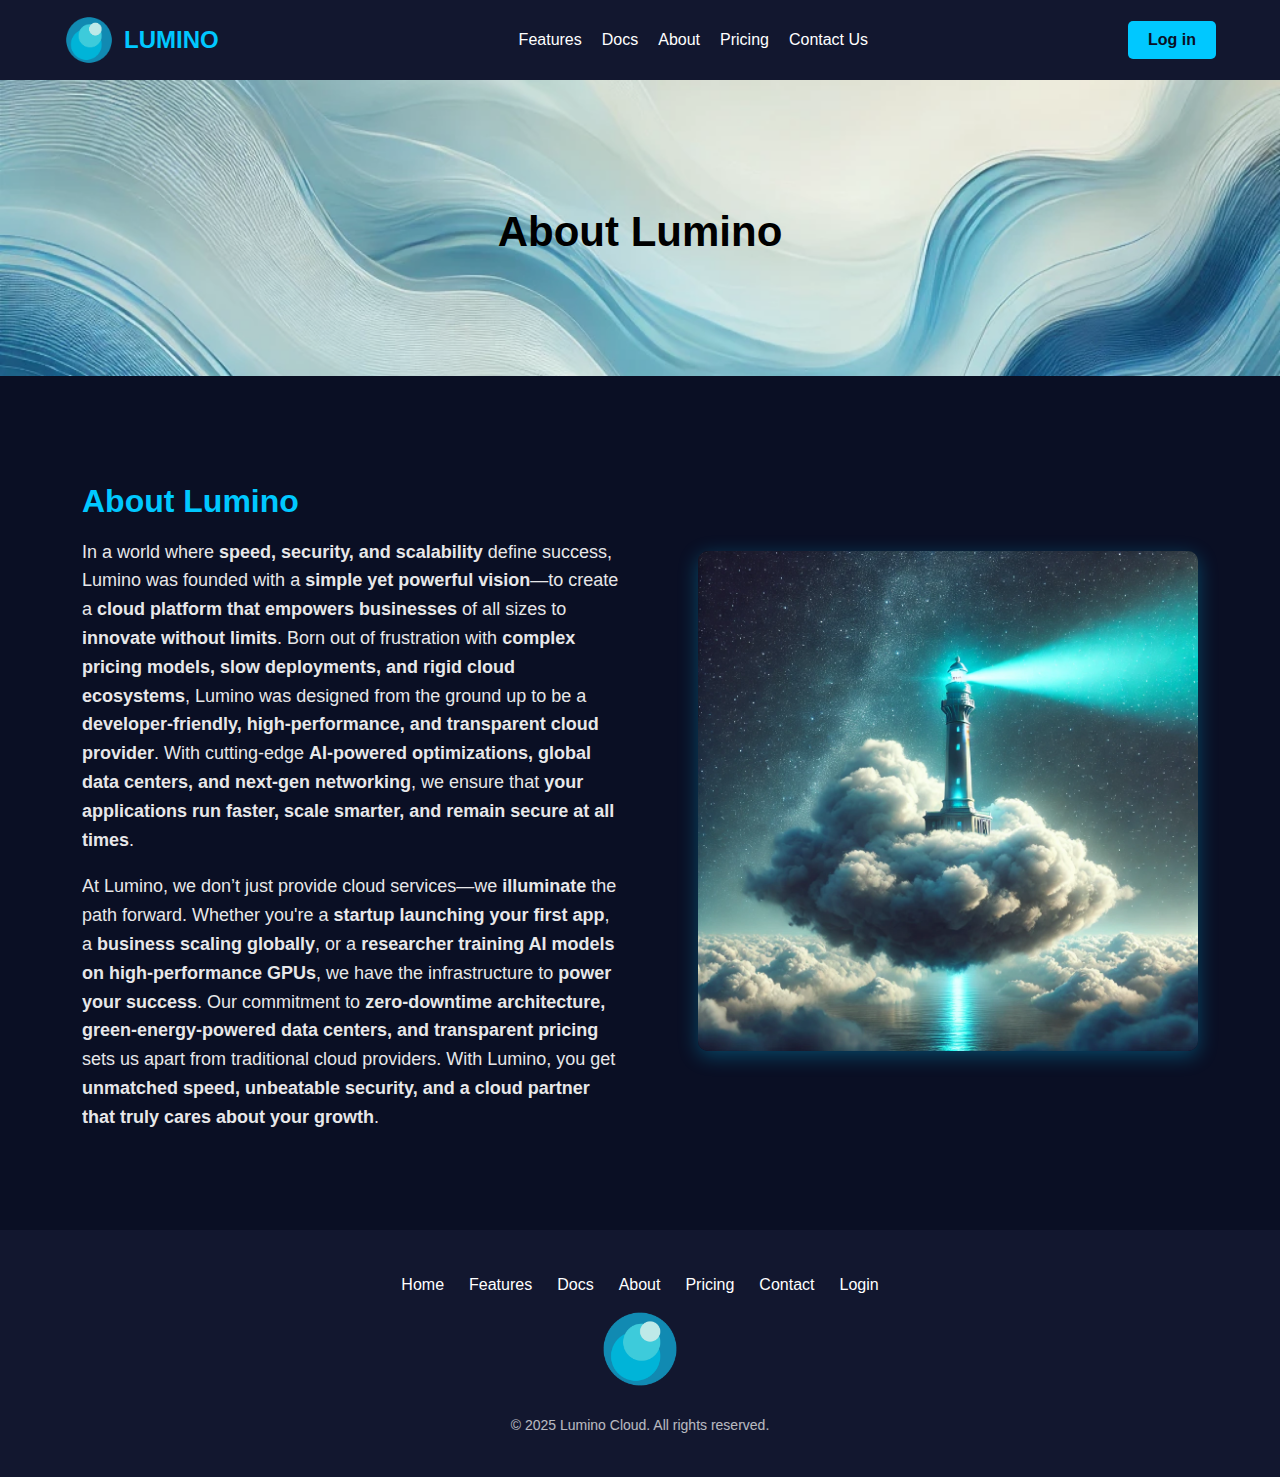
<file: webserver1/src/about.html>
<!DOCTYPE html>
<html lang="en">
<head>
	<meta charset="UTF-8">
        <meta name="viewport" content="width=device-width, initial-scale=1.0">
        <link rel="icon" type="image/png" href="../images/LuminoLogo.png">
        <link rel="stylesheet" href="../styles/main.css">
        <link rel="stylesheet" href="../styles/nav.css">
        <link rel="stylesheet" href="../styles/hero.css">
        <link rel="stylesheet" href="../styles/features.css">
        <link rel="stylesheet" href="../styles/stats.css">
        <link rel="stylesheet" href="../styles/footer.css">
        <link rel="stylesheet" href="../styles/testimonials.css">
        <link rel="stylesheet" href="../styles/about.css">
        <link rel="preconnect" href="https://fonts.googleapis.com">

	<title>About Us</title>
</head>
<body>

    <nav class="navbar">
        <div class="container">
            <a href="/index.html" class="logo">
                <img src="/images/LuminoLogo.png" alt="Lumino Logo">
                LUMINO</a>
            <ul class="nav-links">
                <li><a href="/src/features.html">Features</a></li>
                <li><a href="/src/documents.html">Docs</a></li>
                <li><a href="/src/about.html">About</a></li>
                <li><a href="/src/pricing.html">Pricing</a></li>
                <li><a href="/src/contact.html">Contact Us</a></li>
            </ul>
            <a href="/src/login.html" class="cta-button">Log in</a>
        </div>
    </nav>

	<div class="hero">
		<h1>About Lumino</h1>
	</div>

	<section class="about">
	    <div class="container">
        	<div class="about-content">
    	        <div class="about-text">
        	        <h2>About Lumino</h2>
                	<p>In a world where <strong>speed, security, and scalability</strong> define success, Lumino was founded with a <strong>simple yet powerful vision</strong>—to create a <strong>cloud platform that empowers businesses</strong> of all sizes to <strong>innovate without limits</strong>. Born out of frustration with <strong>complex pricing models, slow deployments, and rigid cloud ecosystems</strong>, Lumino was designed from the ground up to be a <strong>developer-friendly, high-performance, and transparent cloud provider</strong>. With cutting-edge <strong>AI-powered optimizations, global data centers, and next-gen networking</strong>, we ensure that <strong>your applications run faster, scale smarter, and remain secure at all times</strong>.</p>

        	        <p>At Lumino, we don’t just provide cloud services—we <strong>illuminate</strong> the path forward. Whether you're a <strong>startup launching your first app</strong>, a <strong>business scaling globally</strong>, or a <strong>researcher training AI models on high-performance GPUs</strong>, we have the infrastructure to <strong>power your success</strong>. Our commitment to <strong>zero-downtime architecture, green-energy-powered data centers, and transparent pricing</strong> sets us apart from traditional cloud providers. With Lumino, you get <strong>unmatched speed, unbeatable security, and a cloud partner that truly cares about your growth</strong>.</p>
	            </div>
            	<div class="about-image">
                <img src="../images/blue-lighthouse.webp" alt="Lumino Cloud Infrastructure">
            	</div>
        	</div>
    	    </div>
	</section>
	


</body>
<footer class="footer">
    <div class="container footer-container">

        <!-- Horizontal Sitemap -->
        <nav class="footer-sitemap">
            <ul>
                <li><a href="../index.html">Home</a></li>
                <li><a href="features.html">Features</a></li>
                <li><a href="documents.html">Docs</a></li>
                <li><a href="about.html">About</a></li>
                <li><a href="pricing.html">Pricing</a></li>
                <li><a href="contact.html">Contact</a></li>
                <li><a href="login.html">Login</a></li>
            </ul>
        </nav>

        <!-- Centered Logo and Copyright -->
        <div class="footer-bottom">
            <div class="footer-logo">
                <img src="../images/LuminoLogo.png" alt="Lumino Logo" onclick="scrollToTop()">
            </div>
            <p class="footer-copyright">&copy; 2025 Lumino Cloud. All rights reserved.</p>
        </div>

    </div>
</footer>
<script src="../scripts/script.js"></script>
</html>
</file>
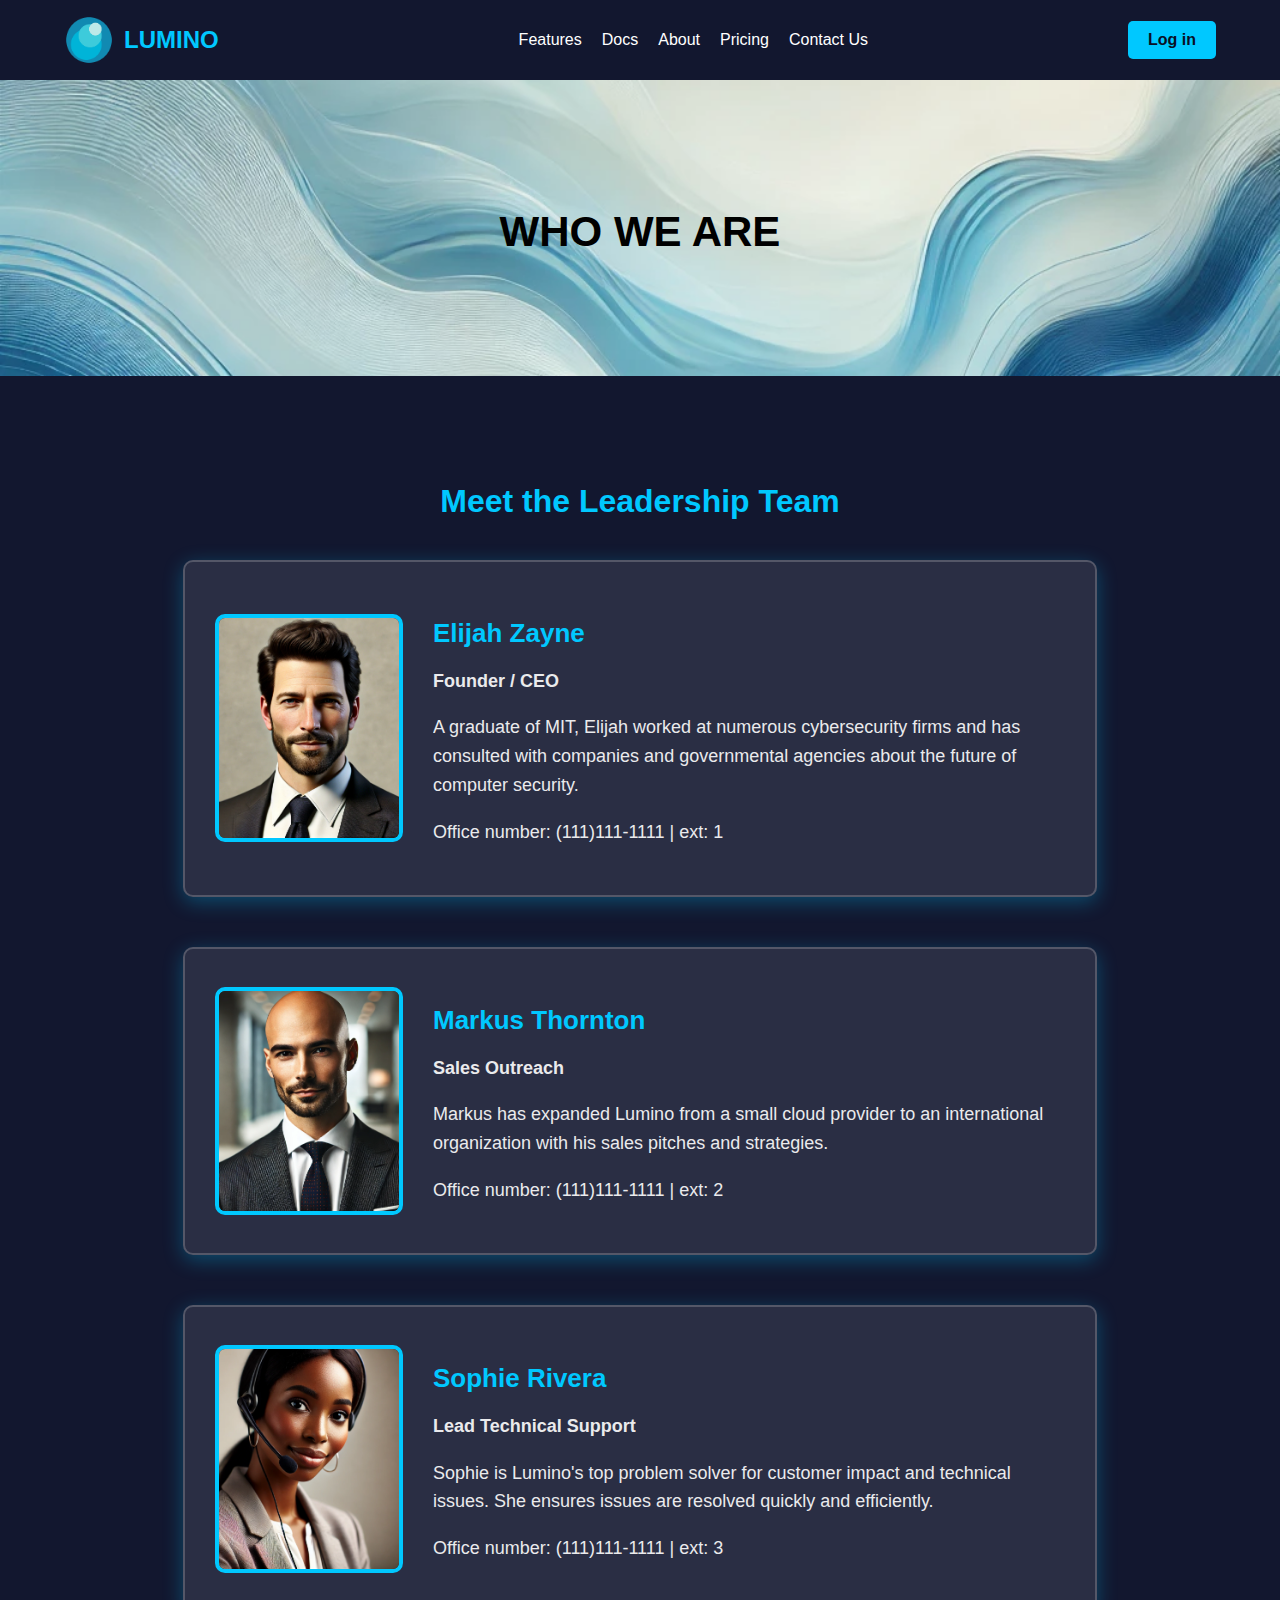
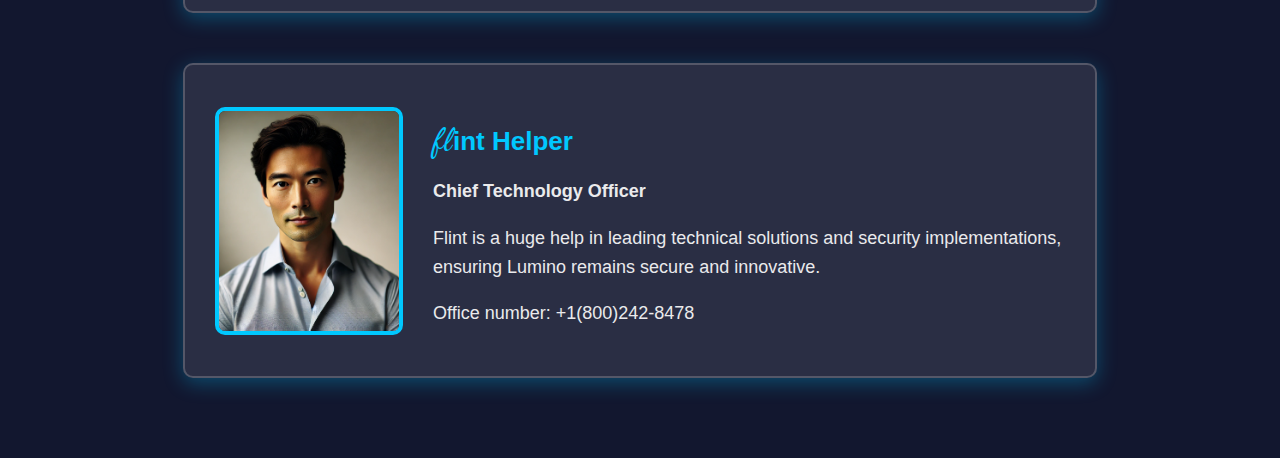
<file: webserver1/src/contact.html>
<!DOCTYPE html>
<html lang="en">
<head>
        <meta charset="UTF-8">
        <meta name="viewport" content="width=device-width, initial-scale=1.0">
        <link rel="icon" type="image/png" href="../images/LuminoLogo.png">
        <link rel="stylesheet" href="../styles/main.css">
        <link rel="stylesheet" href="../styles/nav.css">
        <link rel="stylesheet" href="../styles/hero.css">
        <link rel="stylesheet" href="../styles/features.css">
        <link rel="stylesheet" href="../styles/stats.css">
        <link rel="stylesheet" href="../styles/footer.css">
        <link rel="stylesheet" href="../styles/testimonials.css">
        <link rel="stylesheet" href="../styles/contact.css">

	<link href="https://fonts.googleapis.com/css2?family=Dancing+Script:wght@400;600&display=swap" rel="stylesheet">
        <link rel="preconnect" href="https://fonts.googleapis.com">

	<link rel="preconnect" href="https://fonts.googleapis.com">
	<link rel="preconnect" href="https://fonts.gstatic.com" crossorigin>
	<link href="https://fonts.googleapis.com/css2?family=Montserrat+Alternates:ital,wght@0,100;0,200;0,300;0,400;0,500;0,600;0,700;0,800;0,900;1,100;1,200;1,300;1,400;1,500;1,600;1,700;1,800;1,900&display=swap" rel="stylesheet">

	<title>Lumino</title>
</head>
<body>
    <nav class="navbar">
        <div class="container">
            <a href="/index.html" class="logo">
                <img src="/images/LuminoLogo.png" alt="Lumino Logo">
                LUMINO</a>
            <ul class="nav-links">
                <li><a href="/src/features.html">Features</a></li>
                <li><a href="/src/documents.html">Docs</a></li>
                <li><a href="/src/about.html">About</a></li>
                <li><a href="/src/pricing.html">Pricing</a></li>
                <li><a href="/src/contact.html">Contact Us</a></li>
            </ul>
            <a href="/src/login.html" class="cta-button">Log in</a>
        </div>
    </nav>
	<div class="hero column">
		<h1>WHO WE ARE</h1>	
	</div>	

    <section class="team">
      <div class="container">
          <h2>Meet the Leadership Team</h2>
          <div class="team-list">
              
              <!-- Elijah Zayne -->
              <div class="team-member">
                  <img src="../images/Elijah.webp" alt="Elijah Zayne">
                  <div class="team-info">
                      <h3>Elijah Zayne</h3>
                      <p><strong>Founder / CEO</strong></p>
                      <p>A graduate of MIT, Elijah worked at numerous cybersecurity firms and has consulted with companies and governmental agencies about the future of computer security.</p>
		      <p>Office number: (111)111-1111 | ext: 1</p>
                  </div>
              </div>

              <!-- Markus Thornton -->
              <div class="team-member">
                  <img src="../images/Markus.webp" alt="Markus Thornton">
                  <div class="team-info">
                      <h3>Markus Thornton</h3>
                      <p><strong>Sales Outreach</strong></p>
                      <p>Markus has expanded Lumino from a small cloud provider to an international organization with his sales pitches and strategies.</p>
		      <p>Office number: (111)111-1111 | ext: 2</p>
                  </div>
              </div>

              <!-- Sophie Rivera -->
              <div class="team-member">
                  <img src="../images/Sophie.webp" alt="Sophie Rivera">
                  <div class="team-info">
                      <h3>Sophie Rivera</h3>
                      <p><strong>Lead Technical Support</strong></p>
                      <p>Sophie is Lumino's top problem solver for customer impact and technical issues. She ensures issues are resolved quickly and efficiently.</p>
		      <p>Office number: (111)111-1111 | ext: 3</p>
                  </div>
              </div>
  
             <!-- Flint Helper -->
	     <div class="team-member flint-card" onclick="show()">
    		<img src="../images/Flint.webp" alt="Flint Helper">
    		<div class="team-info">
	       	    <h3><span class="flint-name">fl</span>int Helper</h3>
        	    <p><strong>Chief Technology Officer</strong></p>
        	    <p>Flint is a huge help in leading technical solutions and security implementations, ensuring Lumino remains secure and innovative.</p>
		    <p>Office number: +1(800)242-8478</p>
    		</div>
	     </div>
 
          </div>
      </div>
  </section>

</body>
<script src="../scripts/script.js"></script>
</html>
	
</body>
</html>
</file>
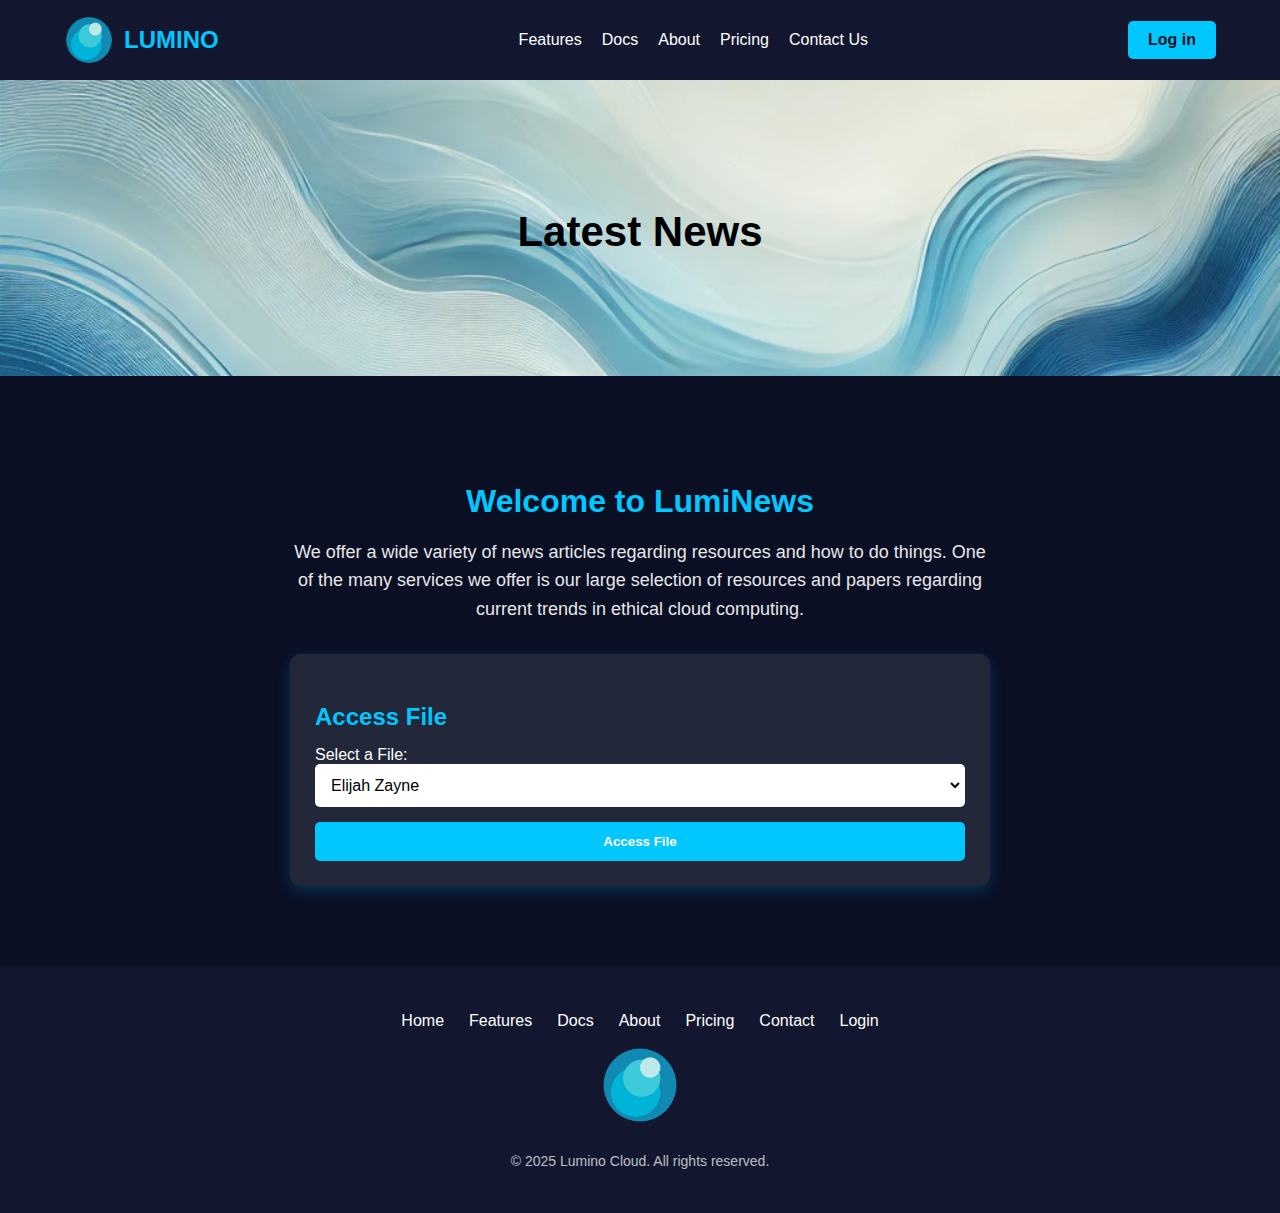
<file: webserver1/src/documents.html>
<!DOCTYPE html>
<html lang="en">
<head>
        <meta charset="UTF-8">
        <meta name="viewport" content="width=device-width, initial-scale=1.0">
        <link rel="icon" type="image/png" href="../images/LuminoLogo.png">
        <link rel="stylesheet" href="../styles/main.css">
        <link rel="stylesheet" href="../styles/nav.css">
        <link rel="stylesheet" href="../styles/hero.css">
        <link rel="stylesheet" href="../styles/features.css">
        <link rel="stylesheet" href="../styles/stats.css">
        <link rel="stylesheet" href="../styles/footer.css">
        <link rel="stylesheet" href="../styles/testimonials.css">
        <link rel="stylesheet" href="../styles/access.css">
        <link rel="preconnect" href="https://fonts.googleapis.com">

        <link rel="preconnect" href="https://fonts.googleapis.com">
        <link rel="preconnect" href="https://fonts.gstatic.com" crossorigin>
        <link href="https://fonts.googleapis.com/css2?family=Montserrat+Alternates:ital,wght@0,100;0,200;0,300;0,400;0,500;0,600;0,700;0,800;0,900;1,100;1,200;1,300;1,400;1,500;1,600;1,700;1,800;1,900&display=swap" rel="stylesheet">

        <title>Lumino Documents</title>
</head>
<body>
    <!-- 🌐 Navigation -->
    <nav class="navbar">
        <div class="container">
            <a href="/index.html" class="logo">
                <img src="/images/LuminoLogo.png" alt="Lumino Logo">
                LUMINO</a>
            <ul class="nav-links">
                <li><a href="/src/features.html">Features</a></li>
                <li><a href="/src/documents.html">Docs</a></li>
                <li><a href="/src/about.html">About</a></li>
                <li><a href="/src/pricing.html">Pricing</a></li>
                <li><a href="/src/contact.html">Contact Us</a></li>
            </ul>
            <a href="/src/login.html" class="cta-button">Log in</a>
        </div>
    </nav>
        <div class="hero">
		<h1>Latest News</h1>
        </div>
<section class="access-files">
    <div class="container">
        <div class="content">
            <h2>Welcome to LumiNews</h2>
            <p>
                We offer a wide variety of news articles regarding resources and how to do things.
                One of the many services we offer is our large selection of resources and papers regarding current trends in ethical cloud computing.
            </p>

            <div class="file-access-card">
                <h3>Access File</h3>
                <form method="GET" action="../scripts/file_access.php">
                    <label for="filename">Select a File:</label>
                    <select name="filename" id="filename" class="styled-select">
                        <option value="Elijah.txt">Elijah Zayne</option>
                        <option value="ElijahKeynotes.txt">Ethical Tech is the Future</option>
                        <option value="ElijahTestifies.txt">The Future of Ethical Cloud Computing</option>
                        <option value="LuminoBreakthrough.txt">Lumino's Breakthrough for Financial Institutions</option>
                        <option value="LuminoLaunchesPublicEducation.txt">Lumino Launches 'Take Control of Your Data'</option>
                        <option value="Markus.txt">Markus Thornton</option>
                        <option value="LuminoLeads.txt">Lumino Leads the Way in Healthcare Data Protection</option>
                        <option value="LuminoMostTrusted.txt">Lumino Named Most Trusted Cloud Provider</option>
                        <option value="LuminoNewEncryption.txt">Lumino Announces New Government Encryption Suite</option>
                        <option value="LuminoPartnersGlobal.txt">Lumino Partners with American Law Firms</option>
                        <option value="LuminoRisesInUS.txt">Lumino Rises in U.S. Legal Market</option>
                        <option value="Sophie.txt">Sophie Rivera</option>
                    </select>

                    <input type="submit" name="User" value="Access File" class="submit-button">
                </form>
            </div>
        </div>
    </div>
</section>
</body>
<footer class="footer">
    <div class="container footer-container">

        <!-- Horizontal Sitemap -->
        <nav class="footer-sitemap">
            <ul>
                <li><a href="../index.html">Home</a></li>
                <li><a href="features.html">Features</a></li>
                <li><a href="documents.html">Docs</a></li>
                <li><a href="about.html">About</a></li>
                <li><a href="pricing.html">Pricing</a></li>
                <li><a href="contact.html">Contact</a></li>
                <li><a href="login.html">Login</a></li>
            </ul>
        </nav>

        <!-- Centered Logo and Copyright -->
        <div class="footer-bottom">
            <div class="footer-logo">
                <img src="../images/LuminoLogo.png" alt="Lumino Logo" onclick="scrollToTop()">
            </div>
            <p class="footer-copyright">&copy; 2025 Lumino Cloud. All rights reserved.</p>
        </div>

    </div>
</footer>



<script>
    function updateFilename(fileName) {
        document.getElementById('filename').value = fileName;
    }
</script>

</html>
</file>
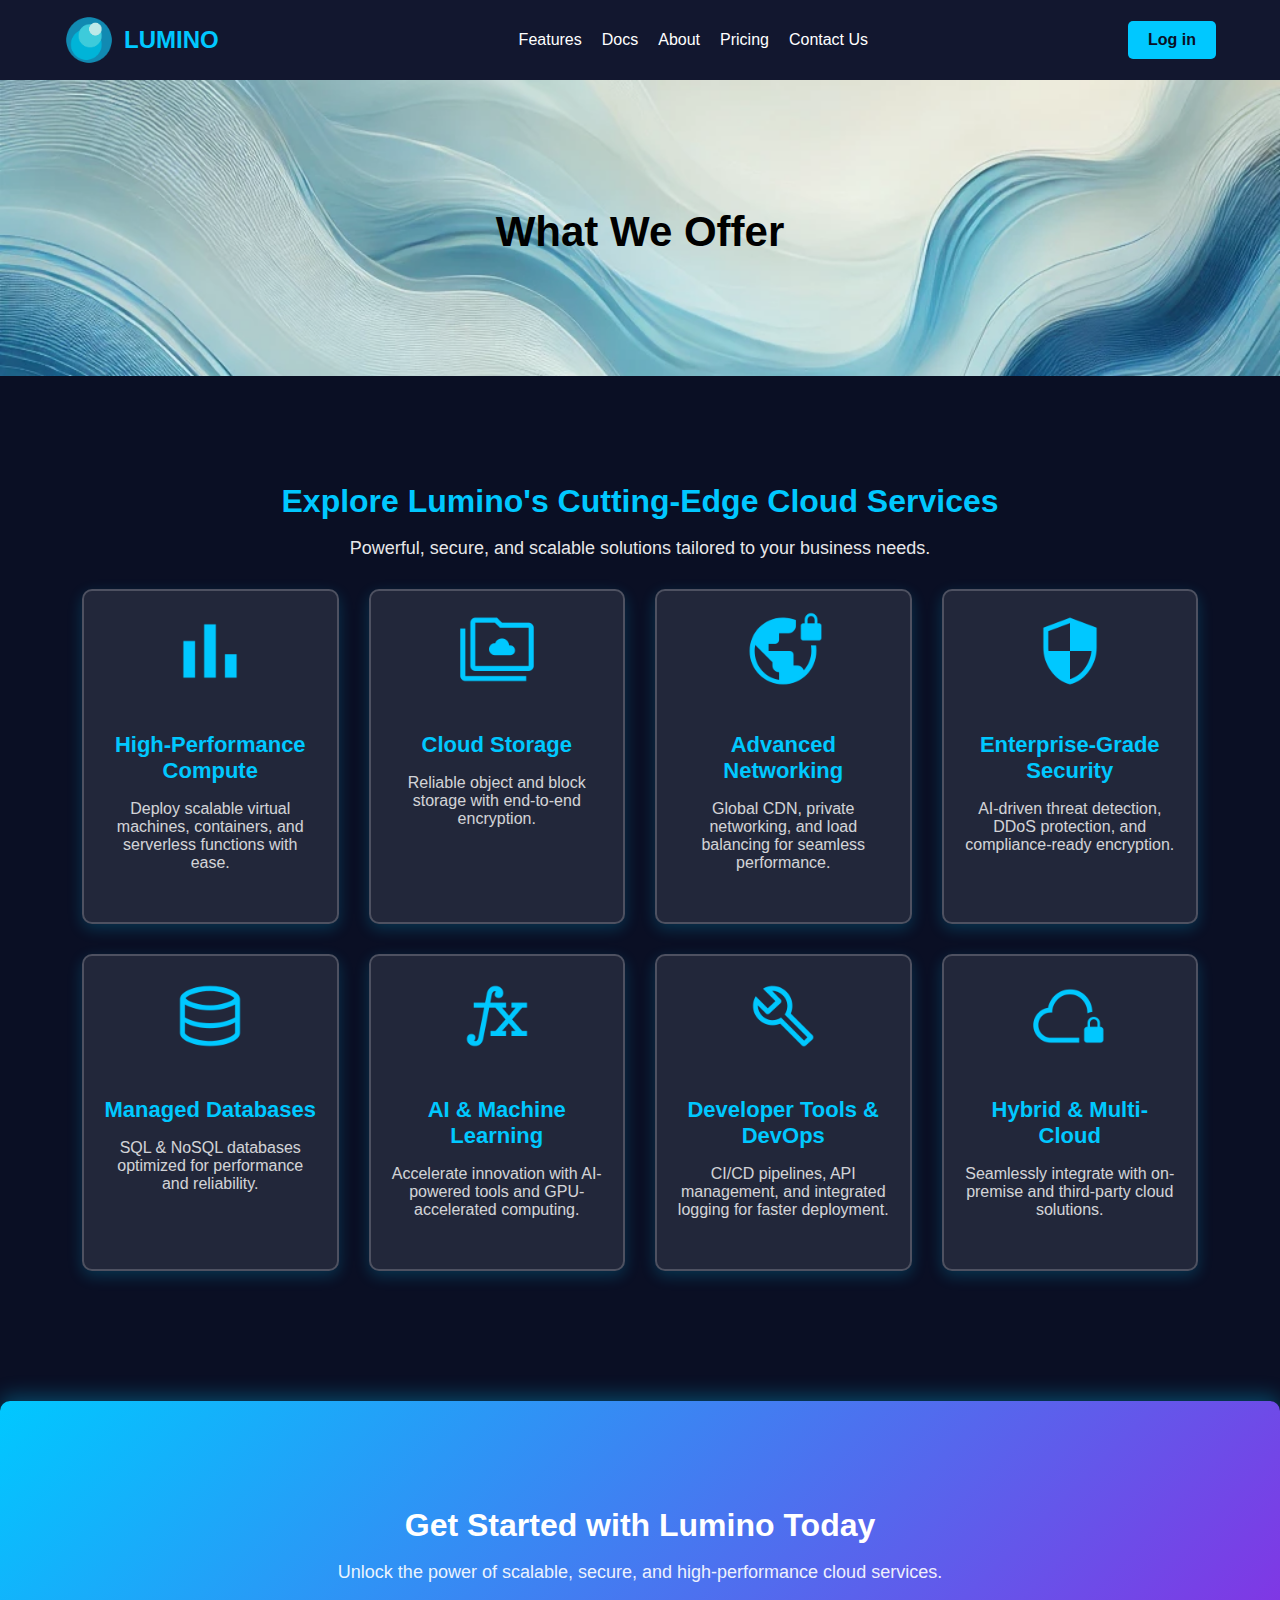
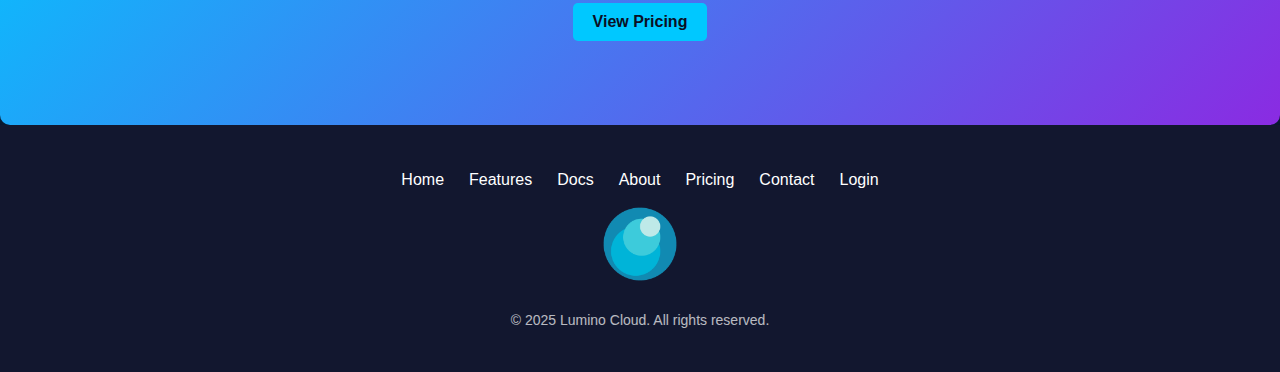
<file: webserver1/src/features.html>
<!DOCTYPE html>
<html lang="en">
<head>
        <meta charset="UTF-8">
        <meta name="viewport" content="width=device-width, initial-scale=1.0">
        <link rel="icon" type="image/png" href="../images/LuminoLogo.png">
        <link rel="stylesheet" href="../styles/main.css">
        <link rel="stylesheet" href="../styles/nav.css">
        <link rel="stylesheet" href="../styles/hero.css">
        <link rel="stylesheet" href="../styles/features2.css">
        <link rel="stylesheet" href="../styles/footer.css">
        <link rel="preconnect" href="https://fonts.googleapis.com">

        <link rel="preconnect" href="https://fonts.googleapis.com">
        <link rel="preconnect" href="https://fonts.gstatic.com" crossorigin>
	<link rel="stylesheet" href="https://fonts.googleapis.com/icon?family=Material+Icons">
	<link rel="stylesheet" href="https://fonts.googleapis.com/css2?family=Material+Symbols+Outlined:opsz,wght,FILL,GRAD@20..48,100..700,0..1,-50..200&icon_names=bar_chart" />


        <title>Lumino Features</title>
</head>
<body>
    <!-- 🌐 Navigation -->
    <nav class="navbar">
        <div class="container">
            <a href="/index.html" class="logo">
                <img src="/images/LuminoLogo.png" alt="Lumino Logo">
                LUMINO</a>
            <ul class="nav-links">
                <li><a href="/src/features.html">Features</a></li>
                <li><a href="/src/documents.html">Docs</a></li>
                <li><a href="/src/about.html">About</a></li>
                <li><a href="/src/pricing.html">Pricing</a></li>
                <li><a href="/src/contact.html">Contact Us</a></li>
            </ul>
            <a href="/src/login.html" class="cta-button">Log in</a>
        </div>
    </nav>
        <div class="hero column">
	    <h1>What We Offer</h1>
        </div>

<section class="features">
        <div class="container">
            <h2>Explore Lumino's Cutting-Edge Cloud Services</h2>
            <p>Powerful, secure, and scalable solutions tailored to your business needs.</p>
            
            <div class="features-grid">

                <!-- Feature 1 -->
                <div class="feature-card">
		    <img class="feat-icons" src="../images/bar-chart.png">
                    <h3>High-Performance Compute</h3>
                    <p>Deploy scalable virtual machines, containers, and serverless functions with ease.</p>
                </div>

                <!-- Feature 2 -->
                <div class="feature-card">
		    <img class="feat-icons" src="../images/smb_share.png">
                    <h3>Cloud Storage</h3>
                    <p>Reliable object and block storage with end-to-end encryption.</p>
                </div>

                <!-- Feature 3 -->
                <div class="feature-card">
		    <img class="feat-icons" src="../images/vpn_lock.png">
                    <h3>Advanced Networking</h3>
                    <p>Global CDN, private networking, and load balancing for seamless performance.</p>
                </div>

                <!-- Feature 4 -->
                <div class="feature-card">
		    <img class="feat-icons" src="../images/security.png">
                    <h3>Enterprise-Grade Security</h3>
                    <p>AI-driven threat detection, DDoS protection, and compliance-ready encryption.</p>
                </div>

                <!-- Feature 5 -->
                <div class="feature-card">
		    <img class="feat-icons" src="../images/database.png">
                    <h3>Managed Databases</h3>
                    <p>SQL & NoSQL databases optimized for performance and reliability.</p>
                </div>

                <!-- Feature 6 -->
                <div class="feature-card">
		    <img class="feat-icons" src="../images/function.png">
                    <h3>AI & Machine Learning</h3>
                    <p>Accelerate innovation with AI-powered tools and GPU-accelerated computing.</p>
                </div>

                <!-- Feature 7 -->
                <div class="feature-card">
		    <img class="feat-icons" src="../images/build.png">
                    <h3>Developer Tools & DevOps</h3>
                    <p>CI/CD pipelines, API management, and integrated logging for faster deployment.</p>
                </div>

                <!-- Feature 8 -->
                <div class="feature-card">
		    <img class="feat-icons" src="../images/cloud_lock.png">
                    <h3>Hybrid & Multi-Cloud</h3>
                    <p>Seamlessly integrate with on-premise and third-party cloud solutions.</p>
                </div>

            </div>
        </div>
    </section>

    <!-- Call-to-Action -->
    <section class="cta-final">
        <div class="container">
            <h2>Get Started with Lumino Today</h2>
            <p>Unlock the power of scalable, secure, and high-performance cloud services.</p>
            <a href="pricing.html" class="cta-button">View Pricing</a>
        </div>
    </section>
</body>
<footer class="footer">
    <div class="container footer-container">

        <!-- Horizontal Sitemap -->
        <nav class="footer-sitemap">
            <ul>
                <li><a href="../index.html">Home</a></li>
                <li><a href="features.html">Features</a></li>
                <li><a href="documents.html">Docs</a></li>
                <li><a href="about.html">About</a></li>
                <li><a href="pricing.html">Pricing</a></li>
                <li><a href="contact.html">Contact</a></li>
                <li><a href="login.html">Login</a></li>
            </ul>
        </nav>

        <!-- Centered Logo and Copyright -->
        <div class="footer-bottom">
            <div class="footer-logo">
                <img src="../images/LuminoLogo.png" alt="Lumino Logo" onclick="scrollToTop()">
            </div>
            <p class="footer-copyright">&copy; 2025 Lumino Cloud. All rights reserved.</p>
        </div>

    </div>
</footer>
<script src="../scripts/script.js"></script>
</html>
</file>
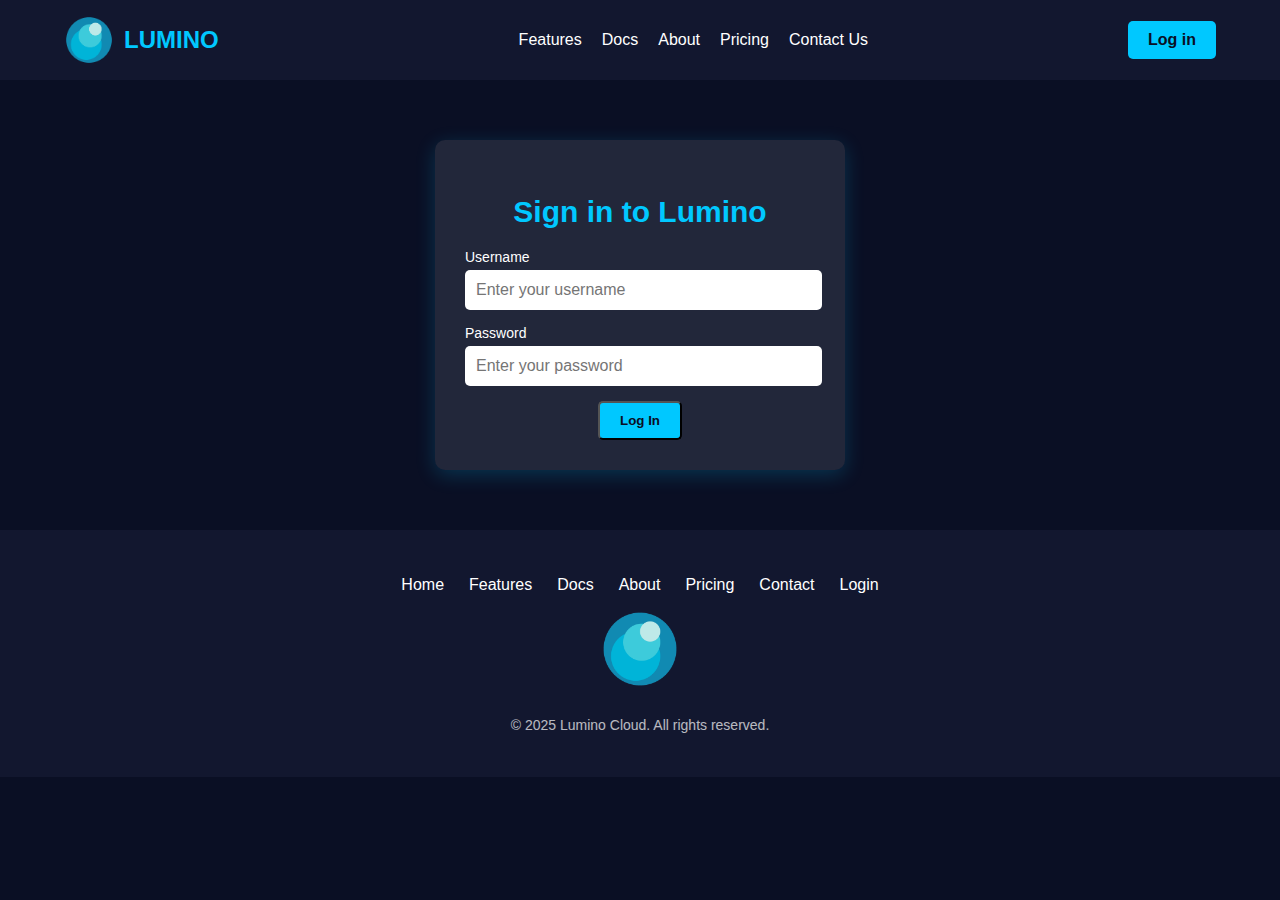
<file: webserver1/src/login.html>
<!DOCTYPE html>
<html lang="en">
<head>
    <meta charset="UTF-8">
    <meta name="viewport" content="width=device-width, initial-scale=1.0">
    <title>Login - Lumino</title>
    <link rel="stylesheet" href="../styles/main.css">
    <link rel="stylesheet" href="../styles/login.css">
    <link rel="stylesheet" href="../styles/nav.css">
    <link rel="stylesheet" href="../styles/hero.css">
    <link rel="stylesheet" href="../styles/features.css">
    <link rel="stylesheet" href="../styles/stats.css">
    <link rel="stylesheet" href="../styles/testimonials.css">
    <link rel="stylesheet" href="../styles/footer.css"> 
</head>
<body>

    <!-- Navigation Bar -->
<nav class="navbar">
        <div class="container">
            <a href="/index.html" class="logo">
                <img src="/images/LuminoLogo.png" alt="Lumino Logo">
                LUMINO</a>
            <ul class="nav-links">
                <li><a href="/src/features.html">Features</a></li>
                <li><a href="/src/documents.html">Docs</a></li>
                <li><a href="/src/about.html">About</a></li>
                <li><a href="/src/pricing.html">Pricing</a></li>
                <li><a href="/src/contact.html">Contact Us</a></li>
            </ul>
            <a href="/src/login.html" class="cta-button">Log in</a>
        </div>
    </nav>

    <!-- Login Form -->
<section class="login-section">
    <div class="login-box">
        <h2>Sign in to Lumino</h2>
        <form id="login-form">
            <div class="input-group">
                <label for="username">Username</label>
                <input type="text" id="username" placeholder="Enter your username">
            </div>
            <div class="input-group">
                <label for="password">Password</label>
                <input type="password" id="password" placeholder="Enter your password">
            </div>
            <p id="error-message" class="error-message hidden">Invalid username or password.</p>
            <button type="submit" class="cta-button">Log In</button>
        </form>
    </div>
</section>

<!-- Footer -->
<footer class="footer">
    <div class="container footer-container">

        <!-- Horizontal Sitemap -->
        <nav class="footer-sitemap">
            <ul>
                <li><a href="../index.html">Home</a></li>
                <li><a href="features.html">Features</a></li>
                <li><a href="documents.html">Docs</a></li>
                <li><a href="about.html">About</a></li>
                <li><a href="pricing.html">Pricing</a></li>
                <li><a href="contact.html">Contact</a></li>
                <li><a href="login.html">Login</a></li>
            </ul>
        </nav>

        <!-- Centered Logo and Copyright -->
        <div class="footer-bottom">
            <div class="footer-logo">
                <img src="../images/LuminoLogo.png" alt="Lumino Logo" onclick="scrollToTop()">
            </div>
            <p class="footer-copyright">&copy; 2025 Lumino Cloud. All rights reserved.</p>
        </div>

    </div>
</footer>
<script src="../scripts/script.js"></script>

<!-- Clue for users so they don't get too lost -->
<script>
let failedAttempts = 0; // Counter for login attempts

document.getElementById("login-form").addEventListener("submit", function(event) {
    event.preventDefault(); // Prevents real form submission

    const loginButton = document.querySelector(".cta-button");
    const errorMessage = document.getElementById("error-message");

    // Simulate loading effect
    loginButton.textContent = "Logging in...";
    loginButton.disabled = true;

    setTimeout(() => {
        errorMessage.classList.remove("hidden"); // Always show error message
        loginButton.textContent = "Log In";
        loginButton.disabled = false;

        failedAttempts++; // Increase failed attempt count

        if (failedAttempts === 5) {
            alert("Clue: The exploit is not here. Look elsewhere ...");
            failedAttempts = 0; // Reset counter after alert
        }
    }, 2000);
});

</script>
</body>
</html>
</file>
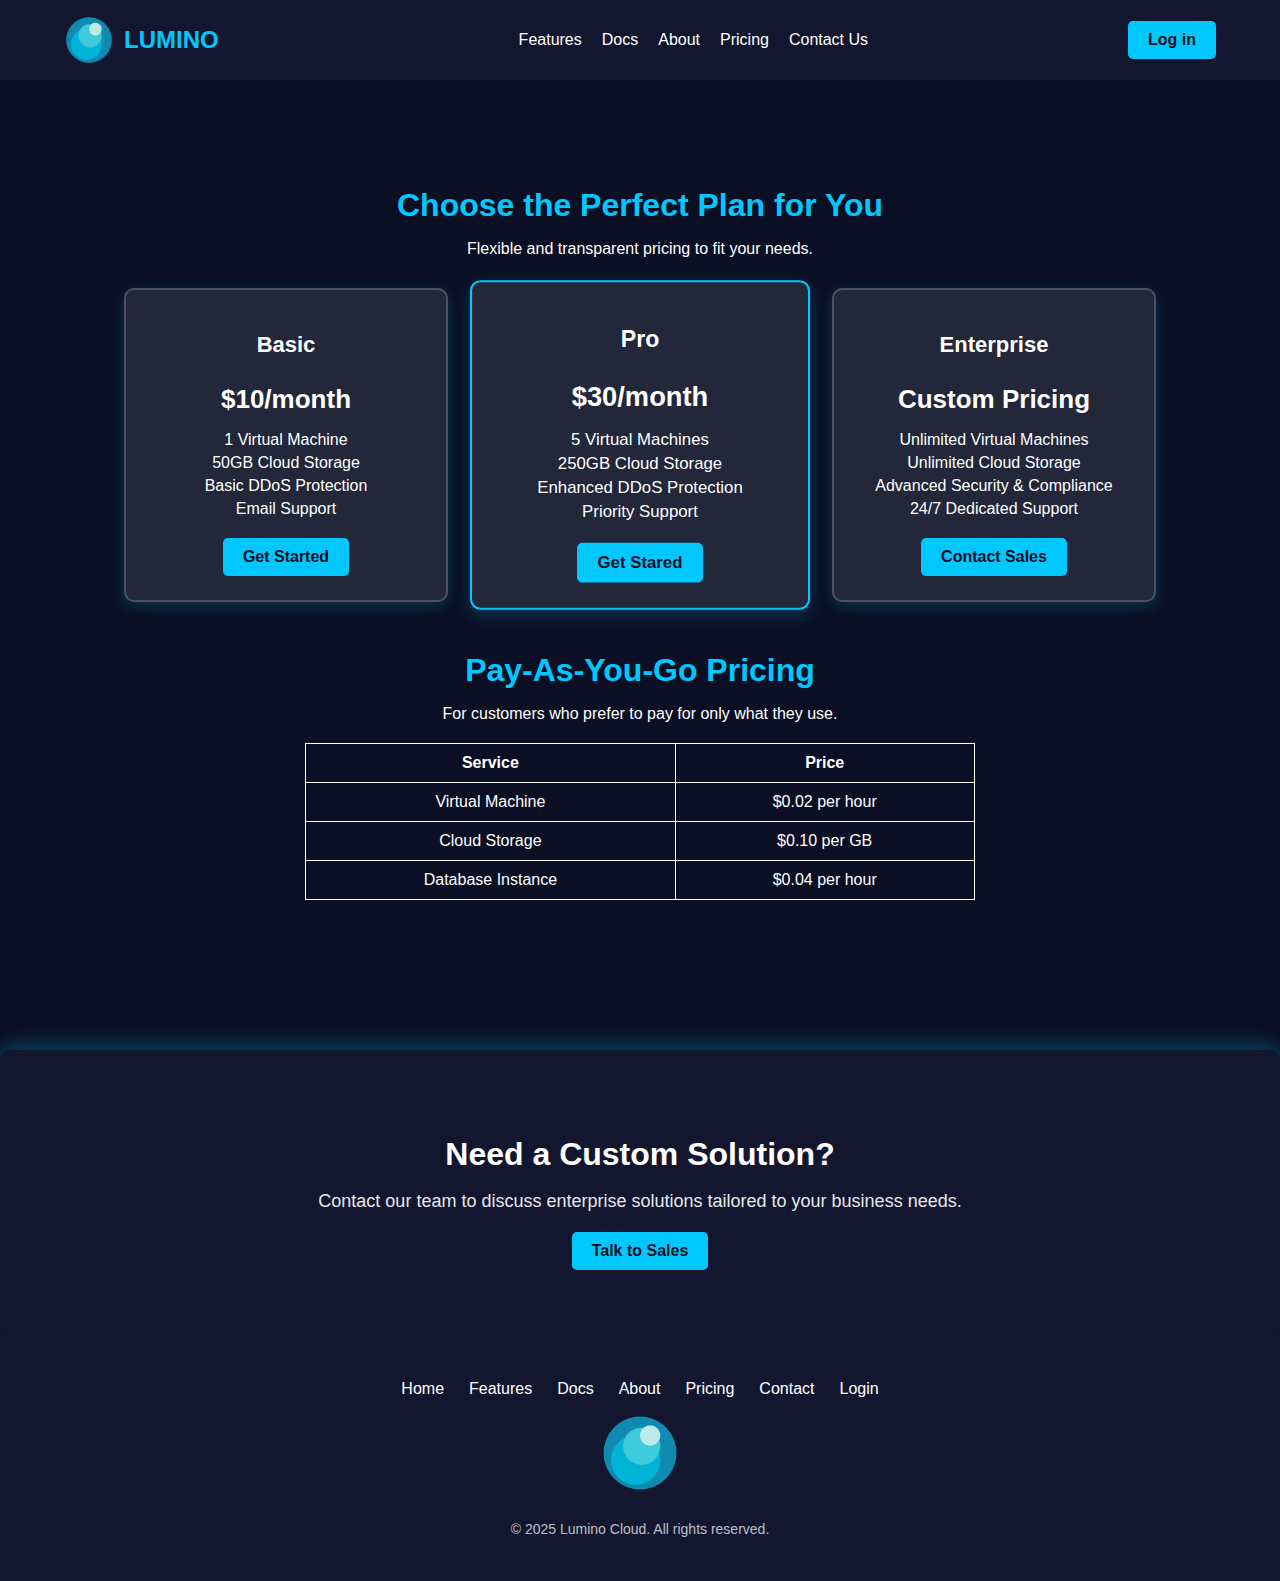
<file: webserver1/src/pricing.html>
<!DOCTYPE html>
<html lang="en">
<head>
        <meta charset="UTF-8">
        <meta name="viewport" content="width=device-width, initial-scale=1.0">
        <link rel="icon" type="image/png" href="../images/LuminoLogo.png">
        <link rel="stylesheet" href="../styles/main.css">
        <link rel="stylesheet" href="../styles/nav.css">
        <link rel="stylesheet" href="../styles/hero.css">
        <link rel="stylesheet" href="../styles/features.css">
        <link rel="stylesheet" href="../styles/stats.css">
        <link rel="stylesheet" href="../styles/footer.css">
        <link rel="stylesheet" href="../styles/testimonials.css">
        <link rel="stylesheet" href="../styles/contact.css">
        <link rel="stylesheet" href="../styles/pricing.css">

        <link href="https://fonts.googleapis.com/css2?family=Dancing+Script:wght@400;600&display=swap" rel="stylesheet">
        <link rel="preconnect" href="https://fonts.googleapis.com">

        <link rel="preconnect" href="https://fonts.googleapis.com">
        <link rel="preconnect" href="https://fonts.gstatic.com" crossorigin>

        <title>Lumino Pricing</title>
</head>
<body>
    <nav class="navbar">
        <div class="container">
            <a href="/index.html" class="logo">
                <img src="/images/LuminoLogo.png" alt="Lumino Logo">
                LUMINO</a>
            <ul class="nav-links">
                <li><a href="/src/features.html">Features</a></li>
                <li><a href="/src/documents.html">Docs</a></li>
                <li><a href="/src/about.html">About</a></li>
                <li><a href="/src/pricing.html">Pricing</a></li>
                <li><a href="/src/contact.html">Contact Us</a></li>
            </ul>
            <a href="/src/login.html" class="cta-button">Log in</a>
        </div>
    </nav>
    <section class="pricing">
        <div class="container">
            <h2>Choose the Perfect Plan for You</h2>
            <p>Flexible and transparent pricing to fit your needs.</p>
            
            <div class="pricing-grid">

                <!-- Basic Plan -->
                <div class="pricing-card">
                    <h3>Basic</h3>
                    <p class="price">$10/month</p>
                    <ul>
                        <li>1 Virtual Machine</li>
                        <li>50GB Cloud Storage</li>
                        <li>Basic DDoS Protection</li>
                        <li>Email Support</li>
                    </ul>
                    <a href="contact.html" class="cta-button">Get Started</a>
                </div>

                <!-- Pro Plan -->
                <div class="pricing-card popular">
                    <h3>Pro</h3>
                    <p class="price">$30/month</p>
                    <ul>
                        <li>5 Virtual Machines</li>
                        <li>250GB Cloud Storage</li>
                        <li>Enhanced DDoS Protection</li>
                        <li>Priority Support</li>
                    </ul>
                    <a href="contact.html" class="cta-button">Get Stared</a>
                </div>

                <!-- Enterprise Plan -->
                <div class="pricing-card">
                    <h3>Enterprise</h3>
                    <p class="price">Custom Pricing</p>
                    <ul>
                        <li>Unlimited Virtual Machines</li>
                        <li>Unlimited Cloud Storage</li>
                        <li>Advanced Security & Compliance</li>
                        <li>24/7 Dedicated Support</li>
                    </ul>
                    <a href="contact.html" class="cta-button">Contact Sales</a>
                </div>

            </div>

            <!-- Pay-As-You-Go Pricing -->
            <div class="usage-pricing">
                <h2>Pay-As-You-Go Pricing</h2>
                <p>For customers who prefer to pay for only what they use.</p>
                <table class="pricing-table">
                    <tr>
                        <th>Service</th>
                        <th>Price</th>
                    </tr>
                    <tr>
                        <td>Virtual Machine</td>
                        <td>$0.02 per hour</td>
                    </tr>
                    <tr>
                        <td>Cloud Storage</td>
                        <td>$0.10 per GB</td>
                    </tr>
                    <tr>
                        <td>Database Instance</td>
                        <td>$0.04 per hour</td>
                    </tr>
                </table>
            </div>

        </div>
    </section>

    <!-- Call-to-Action -->
    <section class="cta-final">
        <div class="container">
            <h2>Need a Custom Solution?</h2>
            <p>Contact our team to discuss enterprise solutions tailored to your business needs.</p>
            <a href="contact.html" class="cta-button">Talk to Sales</a>
        </div>
    </section>
</body>
<footer class="footer">
    <div class="container footer-container">

        <!-- Horizontal Sitemap -->
        <nav class="footer-sitemap">
            <ul>
                <li><a href="../index.html">Home</a></li>
                <li><a href="features.html">Features</a></li>
                <li><a href="documents.html">Docs</a></li>
                <li><a href="about.html">About</a></li>
                <li><a href="pricing.html">Pricing</a></li>
                <li><a href="contact.html">Contact</a></li>
                <li><a href="login.html">Login</a></li>
            </ul>
        </nav>

        <!-- Centered Logo and Copyright -->
        <div class="footer-bottom">
            <div class="footer-logo">
                <img src="../images/LuminoLogo.png" alt="Lumino Logo" onclick="scrollToTop()">
            </div>
            <p class="footer-copyright">&copy; 2025 Lumino Cloud. All rights reserved.</p>
        </div>

    </div>
</footer>
<script src="../scripts/script.js"></script>
</html>
</file>
<file: webserver1/styles/main.css>
:root {
    --primary-color: #00c8ff;
    --accent-color: #8a2be2;
    --text-color: #ffffff;
    --background-color: #0a0f24;
    --light-bg: #12172f;
}

body {
    font-family: 'Inter', sans-serif;
    margin: 0;
    padding: 0;
    background-color: var(--background-color);
    color: var(--text-color);
}

.container {
    width: 90%;
    max-width: 1200px;
    margin: 0 auto;
}

.cta-button {
    padding: 12px 24px;
    background: var(--primary-color);
    color: var(--background-color);
    text-decoration: none;
    border-radius: 5px;
    font-weight: 600;
    transition: background 0.4s ease-in-out, box-shadow 0.3s ease-in-out;
    position: relative;
    overflow: hidden;
}

.cta-button:hover {
    background: var(--accent-color);
    color: white;
}

.cta-button::before {
    content: "";
    position: absolute;
    top: 50%;
    left: 50%;
    transition: transform 0.5s ease-in-out, opacity 0.4s;
    transform: translate(-50%, -50%) scale(0);
    opacity: 0;
}

.cta-button:hover::before {
    transform: translate(-50%, -50%) scale(1);
    opacity: 1;
}

.cta-final {
    text-align: center;
    padding: 80px 20px;
    background: linear-gradient(135deg, var(--primary-color), var(--accent-color));
    color: white;
    box-shadow: 0 -5px 20px rgba(0, 200, 255, 0.3);
    border-radius: 10px;
    margin-top: 50px;
}

.cta-final h2 {
    font-size: 32px;
    margin-bottom: 10px;
}

.cta-final p {
    font-size: 18px;
    opacity: 0.9;
    margin-bottom: 20px;
}

.cta-button {
    display: inline-block;
    padding: 12px 24px;
    background: white;
    color: var(--primary-color);
    font-weight: 600;
    text-decoration: none;
    border-radius: 5px;
    transition: 0.3s ease-in-out;
}

.cta-button:hover {
    background: rgba(255, 255, 255, 0.8);
    box-shadow: 0 0 15px rgba(255, 255, 255, 0.5);
}

.googleForm {
    display: flex;
    flex-direction: column;
    align-items: center;
    width: 100%;
}
</file>
<file: webserver1/styles/nav.css>
.navbar {
    background: var(--light-bg);
    padding: 15px 0;
    display: flex;
    align-items: center;
}

.navbar .container {
    display: flex;
    justify-content: space-between;
    align-items: center;
}

.logo {
    display: flex;
    align-items: center;
    gap: 10px;
    font-size: 24px;
    font-weight: 600;
    color: var(--primary-color);
    text-decoration: none;
}

.logo img {
    height: 10%;
    max-height: 50px;
    width: auto;
}

.nav-links {
    list-style: none;
    display: flex;
    gap: 20px;
}

.nav-links li a {
    color: var(--text-color);
    text-decoration: none;
    position: relative;
    padding-bottom: 5px;
}

.nav-links li a::after {
    content: '';
    position: absolute;
    width: 0;
    height: 2px;
    background: var(--primary-color);
    left: 50%;
    bottom: 0;
    transition: all 0.3s ease;
}

.nav-links li a:hover::after {
    width: 100%;
    left: 0;
}

.cta-button {
    padding: 10px 20px;
    background: var(--primary-color);
    color: var(--background-color);
    text-decoration: none;
    border-radius: 5px;
    font-weight: 600;
}

.cta-button:hover {
    background: var(--accent-color);
}
</file>
<file: webserver1/styles/hero.css>
.hero {
    color: black;
    text-align: center;
    padding: 100px 20px;
    background: url("../images/Lumino-Background.webp") no-repeat center center;
    background-size: cover;
    background-attachment: fixed;
    position: relative;
}

.hero::before {
    conent: "";
    position: absolute;
    top: 0;
    left: 0;
    width: 100%;
    height: 100%;
    background: rgba(0, 0, 0, 0.5);
    z-index: 1;
}

.hero .container {
    position: relative;
    z-index: 2;
}

.hero h1 {
    font-size: 42px;
    margin-bottom: 20px;
}

.hero p {
    font-size: 18px;
    opacity: 0.8;
}

.hero .cta-button {
    display: inline-block;
    margin-top: 20px;
}
</file>
<file: webserver1/styles/features.css>
.features {
    background: var(--light-bg);
    padding: 60px 20px;
    text-align: center;
}

.features .container {
    display: flex;
    justify-content: space-between;
    gap: 30px;
}

.feature {
    flex: 1;
    padding: 20px;
}

.feature i {
    font-size: 40px;
    color: var(--primary-color);
    margin-bottom: 15px;
}
</file>
<file: webserver1/styles/stats.css>
.statistics {
    text-align: center;
    padding: 80px 20px;
    background: url("../images/purple_abstract.webp") no-repeat center center;
    background-size: cover;
    background-attachment: fixed;
    color: white;
    position: relative;
}

.statistics::before {
    content: "";
    position: absolute;
    top: 0;
    left: 0;
    width: 100%;
    height: 100%;
    background: rgba(0, 0, 0, 0.4);
    z-index: 1;
}

/* Ensures content stays above the overlay */
.statistics .container {
    position: relative;
    z-index: 2;
}

.stats-grid {
    display: flex;
    justify-content: space-around;
    flex-wrap: wrap;
    gap: 20px;
    margin-top: 20px;
}

.stat-item {
    background: rgba(255, 255, 255, 0.1);
    padding: 20px;
    border-radius: 8px;
    width: 200px;
    text-align: center;
    transition: all 0.3s ease-in-out;
}

.stat-item:hover {
    background: var(--primary-color);
    color: var(--background-color);
    box-shadow: 0 0 15px rgba(0, 200, 255, 0.5);
    transform: scale(1.05);
}

.stat-item:hover h3 {
    font-size: 32px;
    color: black;
    margin-bottom: 10px;
}

.stat-item h3 {
    font-size: 32px;
    color: var(--primary-color);
    margin-bottom: 10px;
}

.stat-item p {
    font-size: 16px;
    opacity: 0.8;
}
</file>
<file: webserver1/styles/footer.css>
.footer {
    background: var(--light-bg);
    color: white;
    padding: 30px 0;
    font-size: 16px;
    text-align: center;
}

/* Sitemap - Horizontal Layout */
.footer-sitemap ul {
    display: flex;
    justify-content: center;
    gap: 25px;
    list-style: none;
    padding: 0;
    margin-bottom: 15px;
}

.footer-sitemap ul li a {
    color: white;
    text-decoration: none;
    font-size: 16px;
    transition: color 0.3s ease-in-out;
}

.footer-sitemap ul li a:hover {
    color: var(--primary-color);
}

/* Footer Bottom - Logo & Copyright Centered */
.footer-bottom {
    display: flex;
    flex-direction: column;
    align-items: center;
    justify-content: center;
}

.footer-logo img {
    width: 80px;
    height: auto;
    margin-bottom: 10px;
}

.footer-copyright {
    font-size: 14px;
    opacity: 0.7;
}

/* Mobile Optimization */
@media (max-width: 768px) {
    .footer-sitemap ul {
        flex-wrap: wrap;
        gap: 15px;
    }

    .footer-logo img {
        width: 70px;
    }
}
</file>
<file: webserver1/styles/testimonials.css>
.testimonials {
    text-align: center;
    padding: 80px 20px;
}

/* The box that holds the testimonies, has 1 second smooth transition */
#testimonial-box {
    background: rgba(255, 255, 255, 0.1);
    padding: 20px;
    border-radius: 10px;
    width: 60%;
    margin: 20px auto;
    font-size: 18px;
    font-style: italic;
    opacity: 0;
    transition: opacity 1s ease-in-out;
    position: relative;
    box-shadow: 0 5px 20px rgba(0, 200, 255, 0.2);
    border: 2px solid #ccc;
}

#testimonial-text {
    color: var(--primary-color);
    font-weight: bold;
}

#testimonial-author {
    font-size: 16px;
    opacity: 0.7;
    margin-top: 10px;
}

/* Floating effect */
@keyframes float {
    0% { transform: translateY(0px); }
    50% { transform: translateY(-5px); }
    100% { transform: translateY(0px); }
}

#testimonial-box.floating {
    animation: float 3s ease-in-out infinite;
}
</file>
<file: webserver1/styles/about.css>
.about {
    padding: 80px 20px;
    background: var(--background-color);
    color: white;
    text-align: center;
}

.about-content {
    display: flex;
    justify-content: space-between;
    align-items: center;
    gap: 40px;
    flex-wrap: wrap;
    max-width: 1200px;
    margin: auto;
    text-align: left;
}

.about-text {
    flex: 1;
    max-width: 600px;
}

.about-text h2 {
    font-size: 32px;
    margin-bottom: 15px;
    color: var(--primary-color);
}

.about-text p {
    font-size: 18px;
    line-height: 1.6;
    opacity: 0.9;
}

.about-image {
    flex: 1;
    text-align: right;
}

.about-image img {
    width: 100%;
    max-width: 500px;
    border-radius: 10px;
    box-shadow: 0 5px 20px rgba(0, 200, 255, 0.3);
}
</file>
<file: webserver1/styles/contact.css>
.team {
    text-align: center;
    padding: 80px 20px;
    background: var(--light-bg);
}

.team h2 {
    font-size: 32px;
    color: var(--primary-color);
    margin-bottom: 40px;
}

/* Vertical list layout */
.team-list {
    display: flex;
    flex-direction: column;
    align-items: center;
    gap: 50px;
    max-width: 900px;
    margin: auto;
}

/* Individual team member */
.team-member {
    display: flex;
    align-items: center;
    gap: 30px;
    background: rgba(255, 255, 255, 0.1);
    border-radius: 10px;
    padding: 30px;
    width: 100%;
    max-width: 850px;
    transition: transform 0.3s ease-in-out, box-shadow 0.3s ease-in-out;
    border: 2px solid rgba(255, 255, 255, 0.2);
    box-shadow: 0 5px 20px rgba(0, 200, 255, 0.3);
}

.team-member img {
    width: 180px; 
    height: 220px; 
    object-fit: cover;
    border-radius: 10px;
    border: 4px solid var(--primary-color);
}


.team-info {
    text-align: left;
    flex: 1;
}

.team-info h3 {
    font-size: 26px;
    color: var(--primary-color);
    margin-bottom: 10px;
}

.team-info p {
    font-size: 18px;
    opacity: 0.9;
    line-height: 1.6;
}

/* Hover effect */
.team-member:hover {
    transform: translateY(-5px);
    box-shadow: 0 10px 25px rgba(0, 200, 255, 0.4);
    border-color: var(--primary-color);
}

/* Mobile Responsiveness - Good for practice but likely not necessary */
@media (max-width: 768px) {
    .team-member {
        flex-direction: column;
        text-align: center;
    }

    .team-member img {
        width: 100%;
        max-width: 350px;
        height: auto;
    }

    .team-info {
        text-align: center;
    }
}

/* For fancy Flint to look like Hint */
.flint-name {
    font-family: 'Dancing Script', cursive;
    font-size: 32px;
    font-weight: 600;
    letter-spacing: 1px;
}

.flint-card {
    cursor: pointer;
}
</file>
<file: webserver1/styles/access.css>
.access-files {
    text-align: center;
    padding: 80px 20px;
}

.access-files .container {
    max-width: 700px;
    margin: auto;
}

.access-files h2 {
    font-size: 32px;
    color: var(--primary-color);
    margin-bottom: 15px;
}

.access-files p {
    font-size: 18px;
    opacity: 0.9;
    line-height: 1.6;
}

/* Card-like structure for the file access form */
.file-access-card {
    background: rgba(255, 255, 255, 0.1);
    padding: 25px;
    border-radius: 10px;
    margin-top: 30px;
    box-shadow: 0 5px 15px rgba(0, 200, 255, 0.2);
    text-align: left;
}

.file-access-card h3 {
    font-size: 24px;
    color: var(--primary-color);
    margin-bottom: 15px;
}

/* Styling for dropdown select */
.styled-select {
    width: 100%;
    padding: 10px;
    font-size: 16px;
    border: 2px solid rgba(255, 255, 255, 0.2);
    border-radius: 5px;
    background: white;
    cursor: pointer;
    transition: border-color 0.3s;
}

.styled-select:hover, .styled-select:focus {
    border-color: var(--primary-color);
}

/* CTA Button = Submit Button too */
.submit-button {
    display: block;
    width: 100%;
    padding: 12px;
    background: var(--primary-color);
    color: white;
    font-weight: bold;
    text-align: center;
    border: none;
    border-radius: 5px;
    cursor: pointer;
    margin-top: 15px;
    transition: 0.3s ease-in-out;
}

.submit-button:hover {
    background: var(--accent-color);
    box-shadow: 0 0 10px rgba(0, 200, 255, 0.5);
}

/* Responsive Adjustments */
@media (max-width: 768px) {
    .access-files .container {
        padding: 0 20px;
    }
}

#titleHeader {
    font-size: 40 px;
}

#dateLocation {
    font-size: 36px;
}

#author {
    font-size: 34px;
}

.article {
    font-size: 32px;
}
</file>
<file: webserver1/styles/features2.css>
.features {
    text-align: center;
    padding: 80px 20px;
}

.features h2 {
    font-size: 32px;
    color: var(--primary-color);
    margin-bottom: 10px;
}

.features p {
    font-size: 18px;
    opacity: 0.9;
    margin-bottom: 30px;
}

/* Grid Layout */
.features-grid {
    display: grid;
    grid-template-columns: repeat(auto-fit, minmax(250px, 1fr));
    gap: 30px;
    max-width: 1200px;
    margin: auto;
}

/* Feature Cards */
.feature-card {
    background: rgba(255, 255, 255, 0.1);
    padding: 20px;
    border-radius: 10px;
    text-align: center;
    transition: transform 0.3s ease-in-out, box-shadow 0.3s ease-in-out;
    border: 2px solid rgba(255, 255, 255, 0.2);
    box-shadow: 0 5px 15px rgba(0, 200, 255, 0.2);
}

.feature-card img {
    width: 80px;
    height: 80px;
    margin-bottom: 15px;
}

.feature-card h3 {
    font-size: 22px;
    color: var(--primary-color);
    margin-bottom: 10px;
}

.feature-card p {
    font-size: 16px;
    opacity: 0.8;
}

/* Hover Effect */
.feature-card:hover {
    transform: translateY(-5px);
    box-shadow: 0 10px 20px rgba(0, 200, 255, 0.3);
}

/* Responsive Design */
@media (max-width: 768px) {
    .features-grid {
        grid-template-columns: repeat(1, 1fr);
    }
}

@media (max-width: 768px) {
    .features-grid {
        grid-template-columns: repeat(1, 1fr);
    }
}
</file>
<file: webserver1/styles/login.css>
/* Login Section */
.login-section {
    display: flex;
    justify-content: center;
    align-items: center;
    height: 50vh;
    background: var(--background-color);
}

.login-box {
    background: rgba(255, 255, 255, 0.1);
    padding: 30px;
    border-radius: 10px;
    box-shadow: 0 5px 20px rgba(0, 200, 255, 0.2);
    text-align: center;
    width: 350px;
}

.login-box h2 {
    font-size: 30px;
    margin-bottom: 20px;
    color: var(--primary-color);
}

.input-group {
    text-align: left;
    margin-bottom: 15px;
    margin-right: 15px;
}

.input-group label {
    font-size: 14px;
    display: block;
    margin-bottom: 5px;
    color: white;
}

.input-group input {
    width: 100%;
    padding: 10px;
    font-size: 16px;
    border-radius: 5px;
    border: 1px solid rgba(255, 255, 255, 0.2);
    background: white;
    color: black;
}

/* Error Message */
.error-message {
    color: red;
    font-size: 14px;
    margin-bottom: 10px;
}

.hidden {
    display: none;
}
</file>
<file: webserver1/styles/pricing.css>
.pricing {
    text-align: center;
    padding: 80px 20px;
}

.pricing h2 {
    font-size: 32px;
    color: var(--primary-color);
    margin-bottom: 10px;
}

.pricing-grid {
    display: flex;
    justify-content: center;
    gap: 30px;
    flex-wrap: wrap;
    margin-top: 30px;
}

.pricing-card {
    background: rgba(255, 255, 255, 0.1);
    padding: 20px;
    border-radius: 10px;
    width: 280px;
    text-align: center;
    transition: transform 0.3s ease-in-out, box-shadow 0.3s ease-in-out;
    border: 2px solid rgba(255, 255, 255, 0.2);
    box-shadow: 0 5px 15px rgba(0, 200, 255, 0.2);
}

.pricing-card.popular {
    border-color: var(--primary-color);
    transform: scale(1.05);
}

.pricing-card h3 {
    font-size: 22px;
    margin-bottom: 10px;
}

.pricing-card .price {
    font-size: 26px;
    font-weight: bold;
    margin-bottom: 15px;
}

.pricing-card ul {
    list-style: none;
    padding: 0;
    margin-bottom: 20px;
}

.pricing-card ul li {
    margin: 5px 0;
}

.pricing-card:hover {
    transform: translateY(-5px);
    box-shadow: 0 10px 20px rgba(0, 200, 255, 0.3);
}

.usage-pricing {
    margin-top: 50px;
}

.pricing-table {
    width: 60%;
    margin: 20px auto;
    border-collapse: collapse;
}

.pricing-table th, .pricing-table td {
    border: 1px solid white;
    padding: 10px;
}

.cta-final {
    text-align: center;
    padding: 60px 20px;
    background: var(--light-bg);
    color: white;
}
</file>
